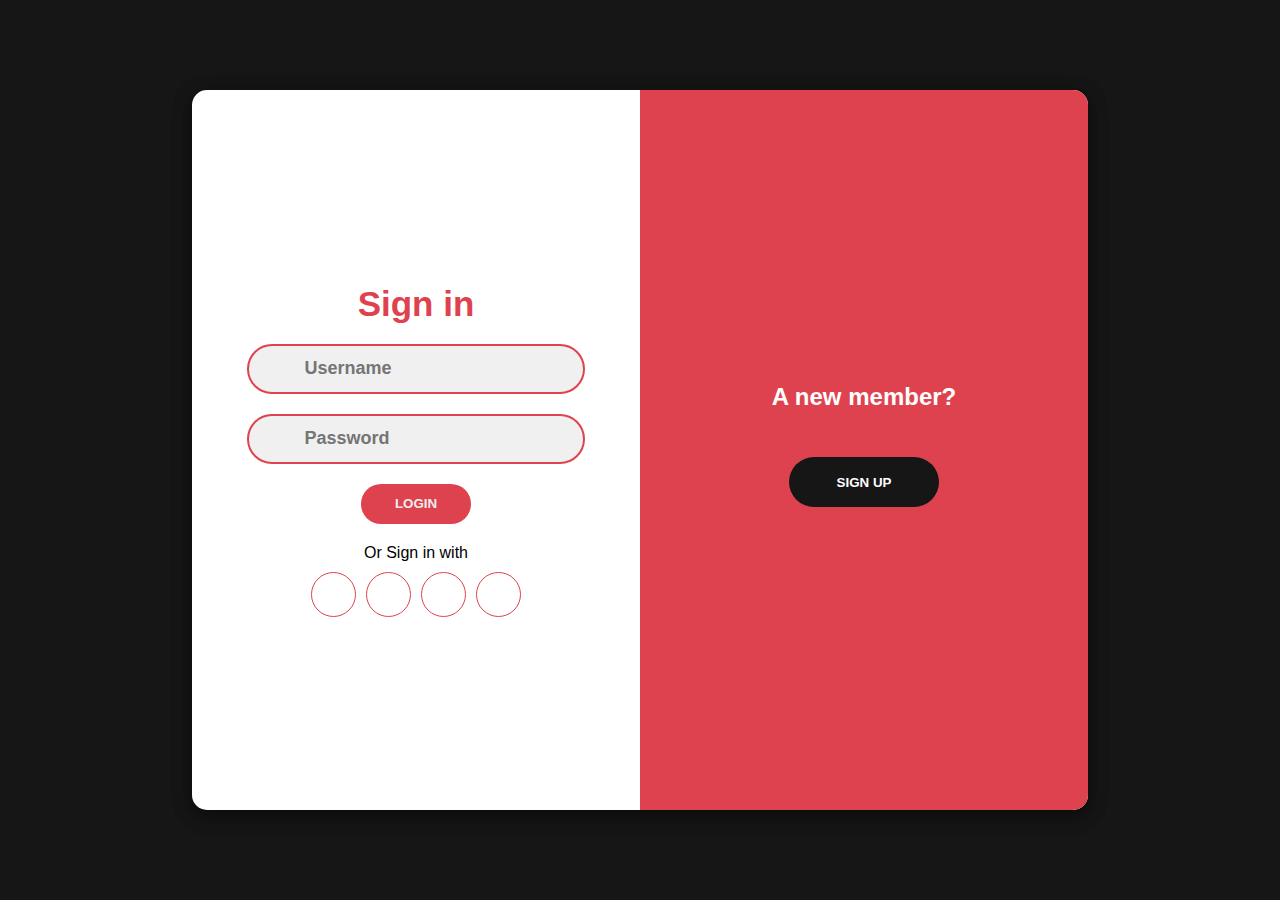
<file: final/indexsignup.html>
<!DOCTYPE html>
<html lang="en">

<head>
    <meta charset="UTF-8">
    <meta http-equiv="X-UA-Compatible" content="IE=edge">
    <meta name="viewport" content="width=device-width, initial-scale=1.0">
    <link rel="stylesheet" href="https://pro.fontawesome.com/releases/v5.10.0/css/all.css" integrity="sha384-AYmEC3Yw5cVb3ZcuHtOA93w35dYTsvhLPVnYs9eStHfGJvOvKxVfELGroGkvsg+p" crossorigin="anonymous" />
    <link rel="stylesheet" href="./stylesignup.css">
    <title>join us</title>








</head>

<body>
    <div class="container">
        <div class="signin-signup">
            <form action="" class="sign-in-form">
                <h2 class="title">Sign in</h2>
                <div class="input-field">
                    <i class="fas fa-user"></i>
                    <input type="text" placeholder="Username"  required>
                </div>
                <div class="input-field">
                    <i class="fas fa-lock"></i>
                    <input type="password" placeholder="Password"  required>
                </div>
                
                <button class="sign-btn10" type="submit"><a href="./index.html">LOGIN</a></button>
                <p class="social-text">Or Sign in with</p>
                <div class="social-media">
                    <a href="https://www.facebook.com/" class="social-icon">
                        <i class="fab fa-facebook"></i>
                    </a>
                    <a href="https://twitter.com/i/flow/login" class="social-icon">
                        <i class="fab fa-twitter"></i>
                    </a>
                    <a href="https://accounts.google.com/" class="social-icon">
                        <i class="fab fa-google"></i>
                    </a>
                    <a href="https://www.instagram.com/accounts/login/?" class="social-icon">
                        <i class="fab fa-instagram"></i>
                    </a>
                </div>
                <p class="account-text">Don't have an account? <a href="#" id="sign-up-btn2">Sign up</a></p>
            </form>
            <form action="" class="sign-up-form">
                <h2 class="title">Sign up</h2>
                <div class="input-field">
                    <i class="fas fa-user"></i>
                    <input type="text" placeholder="Username"  required>
                </div>
                <div class="input-field">
                    <i class="fas fa-envelope"></i>
                    <input type="text" placeholder="Email"  required>
                </div>
                <div class="input-field">
                    <i class="fas fa-lock"></i>
                    <input type="password" placeholder="Password"  required>
                </div>
                <button class="sign-btn10" type="submit"><a href="./index.html">SIGNUP</a></button>
                <p class="social-text">Or Sign in with</p>
                <div class="social-media">
                    <a href="https://www.facebook.com/" class="social-icon">
                        <i class="fab fa-facebook"></i>
                    </a>
                    <a href="https://twitter.com/i/flow/login" class="social-icon">
                        <i class="fab fa-twitter"></i>
                    </a>
                    <a href="https://accounts.google.com/" class="social-icon">
                        <i class="fab fa-google"></i>
                    </a>
                    <a href="https://www.instagram.com/accounts/login/?" class="social-icon">
                        <i class="fab fa-instagram"></i>
                    </a>
                </div>
                <p class="account-text">Already have an account? <a href="#" id="sign-in-btn2">Sign in</a></p>
            </form>
        </div>
        <div class="panels-container">
            <div class="panel left-panel">
                <div class="content">
                    <h3>Already have an account?</h3>
                    <br><br>
                    <button class="btn" id="sign-in-btn">Sign in</button>
                </div>
               
            </div>
            <div class="panel right-panel">
                <div class="content">
                    <h3> A new member?</h3>
                    <br><br>
                    <button class="btn" id="sign-up-btn">Sign up</button>
                </div>
            
            </div>
        </div>
    </div>
    <script src="./scriptsignup.js"></script>
</body>






</html>
</file>
<file: final/stylesignup.css>
:root {

    --primary: #df424f;
    --light: #eeeeee;
    --dark: #161616;
    --red: #db2635;

    }







* {
    margin: 0;
    padding: 0;
    box-sizing: border-box;
    font-family: 'Poppins', sans-serif;
}

body {
    display: flex;
    align-items: center;
    justify-content: center;
    min-height: 100vh;
    background: var(--dark);
    
  margin:0;
  padding:0;
  overflow-x: hidden;
  width: 100%;
  
}

.container {
    position: relative;
    width: 70vw;
    height: 80vh;
    background: #fff;
    border-radius: 15px;
    box-shadow: 0 4px 20px 0 rgba(0, 0, 0, 0.3), 0 6px 20px 0 rgba(0, 0, 0, 0.3);
    overflow: hidden;
}

.container::before {
    content: "";
    position: absolute;
    top: 0;
    left: -50%;
    width: 100%;
    height: 100%;
    background: linear-gradient(-45deg, var(--primary), var(--primary));
    z-index: 6;
    transform: translateX(100%);
    transition: 1s ease-in-out;
}

.signin-signup {
    position: absolute;
    top: 0;
    left: 0;
    width: 100%;
    height: 100%;
    display: flex;
    align-items: center;
    justify-content: space-around;
    z-index: 5;
}

form {
    display: flex;
    align-items: center;
    justify-content: center;
    flex-direction: column;
    width: 40%;
    min-width: 238px;
    padding: 0 10px;
}

form.sign-in-form {
    opacity: 1;
    transition: 0.5s ease-in-out;
    transition-delay: 1s;
}

form.sign-up-form {
    opacity: 0;
    transition: 0.5s ease-in-out;
    transition-delay: 1s;
}

.title {
    font-size: 35px;
    color: var(--primary);
    margin-bottom: 10px;
}

.input-field {
    width: 100%;
    height: 50px;
    background: #f0f0f0;
    margin: 10px 0;
    border: 2px solid var(--primary);

    border-radius: 50px;
    display: flex;
    align-items: center;
}

.input-field i {
    flex: 1;
    text-align: center;
    color: var(--dark);
    font-size: 18px;
}

.input-field input {
    flex: 5;
    background: none;
    border: none;
    outline: none;
    width: 100%;
    font-size: 18px;
    font-weight: 600;
    color: var(--dark);
}

.btn {
    width: 150px;
    height: 50px;
    border: none;
    border-radius: 50px;
    background: var(--dark);
    color: #fff;
    font-weight: 600;
    margin: 10px 0;
    text-transform: uppercase;
    cursor: pointer;
}

.btn:hover {
    background: #4d4a4d;
}

.social-text {
    margin: 10px 0;
    font-size: 16px;
}

.social-media {
    display: flex;
    justify-content: center;
}

.social-icon {
    height: 45px;
    width: 45px;
    display: flex;
    align-items: center;
    justify-content: center;
    color: var(--primary);
    border: 1px solid var(--primary);
    border-radius: 50px;
    margin: 0 5px;
}

a {
    text-decoration: none;
}

.social-icon:hover {
    color: #4d4a4d;
    border-color: #4d4a4d;
}

.panels-container {
    position: absolute;
    top: 0;
    left: 0;
    width: 100%;
    height: 100%;
    display: flex;
    align-items: center;
    justify-content: space-around;
}

.panel {
    display: flex;
    flex-direction: column;
    align-items: center;
    justify-content: space-around;
    width: 35%;
    min-width: 238px;
    padding: 0 10px;
    text-align: center;
    z-index: 6;
}

.left-panel {
    pointer-events: none;
}

.content {
    color: #fff;
    transition: 1.1s ease-in-out;
    transition-delay: 0.5s;
}

.panel h3 {
    font-size: 24px;
    font-weight: 600;
}

.panel p {
    font-size: 15px;
    padding: 10px 0;
}

.image {
    width: 100%;
    transition: 1.1s ease-in-out;
    transition-delay: 0.4s;
}

.left-panel .image,
.left-panel .content {
    transform: translateX(-200%);
}

.right-panel .image,
.right-panel .content {
    transform: translateX(0);
}

.account-text {
    display: none;
}



.container.sign-up-mode::before {
    transform: translateX(0);
}

.container.sign-up-mode .right-panel .image,
.container.sign-up-mode .right-panel .content {
    transform: translateX(224%);
}

.container.sign-up-mode .left-panel .image,
.container.sign-up-mode .left-panel .content {
    transform: translateX(0);
}

.container.sign-up-mode form.sign-in-form {
    opacity: 0;
}

.container.sign-up-mode form.sign-up-form {
    opacity: 1;
}

.container.sign-up-mode .right-panel {
    pointer-events: none;
}

.container.sign-up-mode .left-panel {
    pointer-events: all;
}




@media (max-width:779px) {
    .container {
        width: 100vw;
        height: 100vh;
    }
}

@media (max-width:635px) {
    .container::before {
        display: none;
    }
    form {
        width: 80%;
    }
    form.sign-up-form {
        display: none;
    }
    .container.sign-up-mode2 form.sign-up-form {
        display: flex;
        opacity: 1;
    }
    .container.sign-up-mode2 form.sign-in-form {
        display: none;
    }
    .panels-container {
        display: none;
    }
    .account-text {
        display: initial;
        margin-top: 30px;
    }
}

@media (max-width:320px) {
    form {
        width: 90%;
    }
}

.sign-btn10 {


background-color: #db2635;
border-radius: 10px;

width: 110px;
    height: 40px;
    border: none;
    border-radius: 50px;
    background: var(--primary);
    color: #fff;
    font-weight: 600;
    margin: 10px 0;
    text-transform: uppercase;
    cursor: pointer;

}
.sign-btn10 a {

color: #eeeeee;



}
</file>
